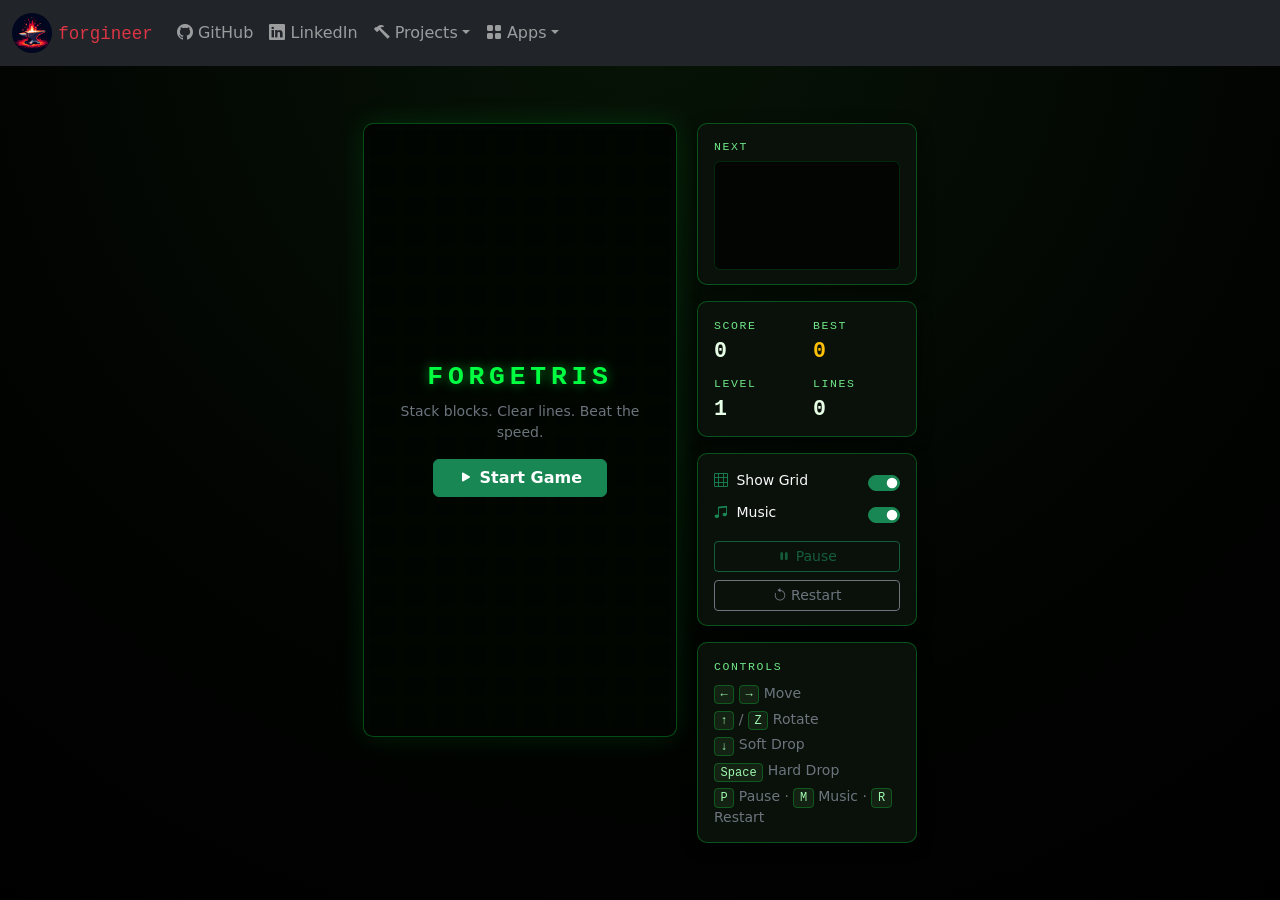
<file: forgetris/index.html>
<!DOCTYPE html>
<html lang="en">
<head>
    <meta charset="UTF-8">
    <meta name="viewport" content="width=device-width, initial-scale=1.0">
    <title>Forgetris | forgineer</title>

    <link rel="apple-touch-icon" sizes="120x120" href="../static/apple-touch-icon.png">
    <link rel="icon" type="image/png" sizes="32x32" href="../static/favicon-32x32.png">
    <link rel="icon" type="image/png" sizes="16x16" href="../static/favicon-16x16.png">
    <link rel="manifest" href="../static/site.webmanifest">
    <link rel="mask-icon" href="../static/safari-pinned-tab.svg" color="#5bbad5">
    <meta name="msapplication-TileColor" content="#00a300">
    <meta name="theme-color" content="#0a0f0a">

    <link rel="stylesheet" href="../static/bootstrap.min.css">
    <link rel="stylesheet" href="../static/bootstrap-icons.min.css">
    <link rel="stylesheet" href="forgetris.css">
    <script src="../static/bootstrap.bundle.min.js" defer></script>
    <script src="audio.js" defer></script>
    <script src="forgetris.js" defer></script>
</head>
<body class="bg-black text-light">
    <nav class="navbar navbar-expand-sm bg-dark navbar-dark">
        <div class="container-fluid">
            <a class="navbar-brand" href="../index.html">
                <img src="../static/forgineer_avatar.png" alt="Avatar Logo" style="width:40px;" class="rounded-pill">
                <code class="text-danger">forgineer</code>
            </a>
            <button class="navbar-toggler" type="button" data-bs-toggle="collapse" data-bs-target="#collapsibleNavbar">
                <span class="navbar-toggler-icon"></span>
            </button>
            <div class="collapse navbar-collapse" id="collapsibleNavbar">
                <ul class="navbar-nav">
                    <li class="nav-item">
                        <a class="nav-link" href="https://github.com/forgineer" title="GitHub"><i class="bi bi-github"></i> GitHub</a>
                    </li>
                    <!--li class="nav-item">
                        <a class="nav-link" href="https://forgineer.blogspot.com/" title="The Forge Notes"><i class="bi bi-journal-bookmark-fill"></i> Blog</a>
                    </li-->
                    <li class="nav-item">
                        <a class="nav-link" href="https://www.linkedin.com/in/blakephillips86/" title="LinkedIn"><i class="bi bi-linkedin"></i> LinkedIn</a>
                    </li>
                    <li class="nav-item dropdown">
                        <a class="nav-link dropdown-toggle" href="#" role="button" data-bs-toggle="dropdown"><i class="bi bi-hammer"></i> Projects</a>
                        <ul class="dropdown-menu dropdown-menu-dark">
                            <li><a class="dropdown-item" href="https://github.com/forgineer/billingplatform-py" title="BillingPlatform Python Lib">billingplatform-py</a></li>
                            <li><a class="dropdown-item" href="https://github.com/forgineer/bootstrap-budget" title="Bootstrap-Budget">bootstrap-budget</a></li>
                            <li><a class="dropdown-item" href="https://github.com/forgineer/duckdb-kettle-plugin" title="DuckDB Plugin for Pentaho Data Integration (Kettle)">duckdb-kettle-plugin</a></li>
                        </ul>
                    </li>
                    <li class="nav-item dropdown">
                        <a class="nav-link dropdown-toggle" href="#" role="button" data-bs-toggle="dropdown"><i class="bi bi-grid-fill"></i> Apps</a>
                        <ul class="dropdown-menu dropdown-menu-dark">
                            <li><a class="dropdown-item" href="index.html" title="Forgetris - Matrix-themed Tetris">Forgetris</a></li>
                            <li><a class="dropdown-item" href="../scat/index.html" title="Scat! - Cozy Retro Cat Care Game">Scat!</a></li>
                        </ul>
                    </li>
                </ul>
            </div>
        </div>
    </nav>

    <main class="container py-3 py-md-4">
        <div class="forgetris-layout mx-auto">
            <!-- Game Board -->
            <section class="board-panel">
                <div class="board-frame">
                    <canvas id="board" width="300" height="600" aria-label="Forgetris game board"></canvas>
                    <div id="overlay" class="board-overlay">
                        <div class="overlay-card text-center">
                            <h1 class="matrix-title mb-2">FORGETRIS</h1>
                            <p id="overlay-subtitle" class="text-secondary small mb-3">
                                Stack blocks. Clear lines. Beat the speed.
                            </p>
                            <div id="final-stats" class="mb-3 d-none">
                                <div class="small text-secondary">FINAL SCORE</div>
                                <div id="final-score" class="fs-3 fw-bold text-success font-monospace">0</div>
                            </div>
                            <button id="start-btn" class="btn btn-success px-4 fw-semibold">
                                <i class="bi bi-play-fill"></i> Start Game
                            </button>
                        </div>
                    </div>
                </div>

                <!-- Touch / On-screen Controls for Mobile -->
                <div class="touch-controls d-md-none mt-3">
                    <div class="d-flex justify-content-center gap-2 mb-2">
                        <button type="button" class="btn btn-outline-success ctrl-btn" data-action="rotate" aria-label="Rotate">
                            <i class="bi bi-arrow-clockwise"></i>
                        </button>
                        <button type="button" class="btn btn-outline-success ctrl-btn" data-action="hardDrop" aria-label="Hard Drop">
                            <i class="bi bi-chevron-double-down"></i>
                        </button>
                    </div>
                    <div class="d-flex justify-content-center gap-2">
                        <button type="button" class="btn btn-outline-success ctrl-btn" data-action="left" aria-label="Move Left">
                            <i class="bi bi-arrow-left"></i>
                        </button>
                        <button type="button" class="btn btn-outline-success ctrl-btn" data-action="down" aria-label="Soft Drop">
                            <i class="bi bi-arrow-down"></i>
                        </button>
                        <button type="button" class="btn btn-outline-success ctrl-btn" data-action="right" aria-label="Move Right">
                            <i class="bi bi-arrow-right"></i>
                        </button>
                    </div>
                </div>
            </section>

            <!-- HUD / Sidebar -->
            <aside class="hud-panel">
                <div class="hud-card mb-3">
                    <div class="hud-label">NEXT</div>
                    <div class="next-wrap">
                        <canvas id="next-canvas" width="120" height="96" aria-label="Next piece preview"></canvas>
                    </div>
                </div>

                <div class="hud-card mb-3">
                    <div class="stat-grid">
                        <div>
                            <div class="hud-label">SCORE</div>
                            <div id="score" class="stat-value">0</div>
                        </div>
                        <div>
                            <div class="hud-label">BEST</div>
                            <div id="high-score" class="stat-value text-warning">0</div>
                        </div>
                        <div>
                            <div class="hud-label">LEVEL</div>
                            <div id="level" class="stat-value">1</div>
                        </div>
                        <div>
                            <div class="hud-label">LINES</div>
                            <div id="lines" class="stat-value">0</div>
                        </div>
                    </div>
                </div>

                <div class="hud-card mb-3">
                    <div class="form-check form-switch d-flex align-items-center justify-content-between ps-0 mb-2">
                        <label class="form-check-label small" for="grid-toggle">
                            <i class="bi bi-grid-3x3 text-success me-1"></i> Show Grid
                        </label>
                        <input class="form-check-input ms-2" type="checkbox" role="switch" id="grid-toggle" checked>
                    </div>
                    <div class="form-check form-switch d-flex align-items-center justify-content-between ps-0 mb-3">
                        <label class="form-check-label small" for="music-toggle">
                            <i class="bi bi-music-note-beamed text-success me-1"></i> Music
                        </label>
                        <input class="form-check-input ms-2" type="checkbox" role="switch" id="music-toggle" checked>
                    </div>
                    <div class="d-grid gap-2">
                        <button id="pause-btn" class="btn btn-outline-success btn-sm" disabled>
                            <i class="bi bi-pause-fill"></i> Pause
                        </button>
                        <button id="restart-btn" class="btn btn-outline-secondary btn-sm">
                            <i class="bi bi-arrow-counterclockwise"></i> Restart
                        </button>
                    </div>
                </div>

                <div class="hud-card controls-card">
                    <div class="hud-label mb-2">CONTROLS</div>
                    <ul class="list-unstyled small mb-0 text-secondary">
                        <li><kbd>&larr;</kbd> <kbd>&rarr;</kbd> Move</li>
                        <li><kbd>&uarr;</kbd> / <kbd>Z</kbd> Rotate</li>
                        <li><kbd>&darr;</kbd> Soft Drop</li>
                        <li><kbd>Space</kbd> Hard Drop</li>
                        <li><kbd>P</kbd> Pause &middot; <kbd>M</kbd> Music &middot; <kbd>R</kbd> Restart</li>
                    </ul>
                </div>
            </aside>
        </div>
    </main>
</body>
</html>
</file>
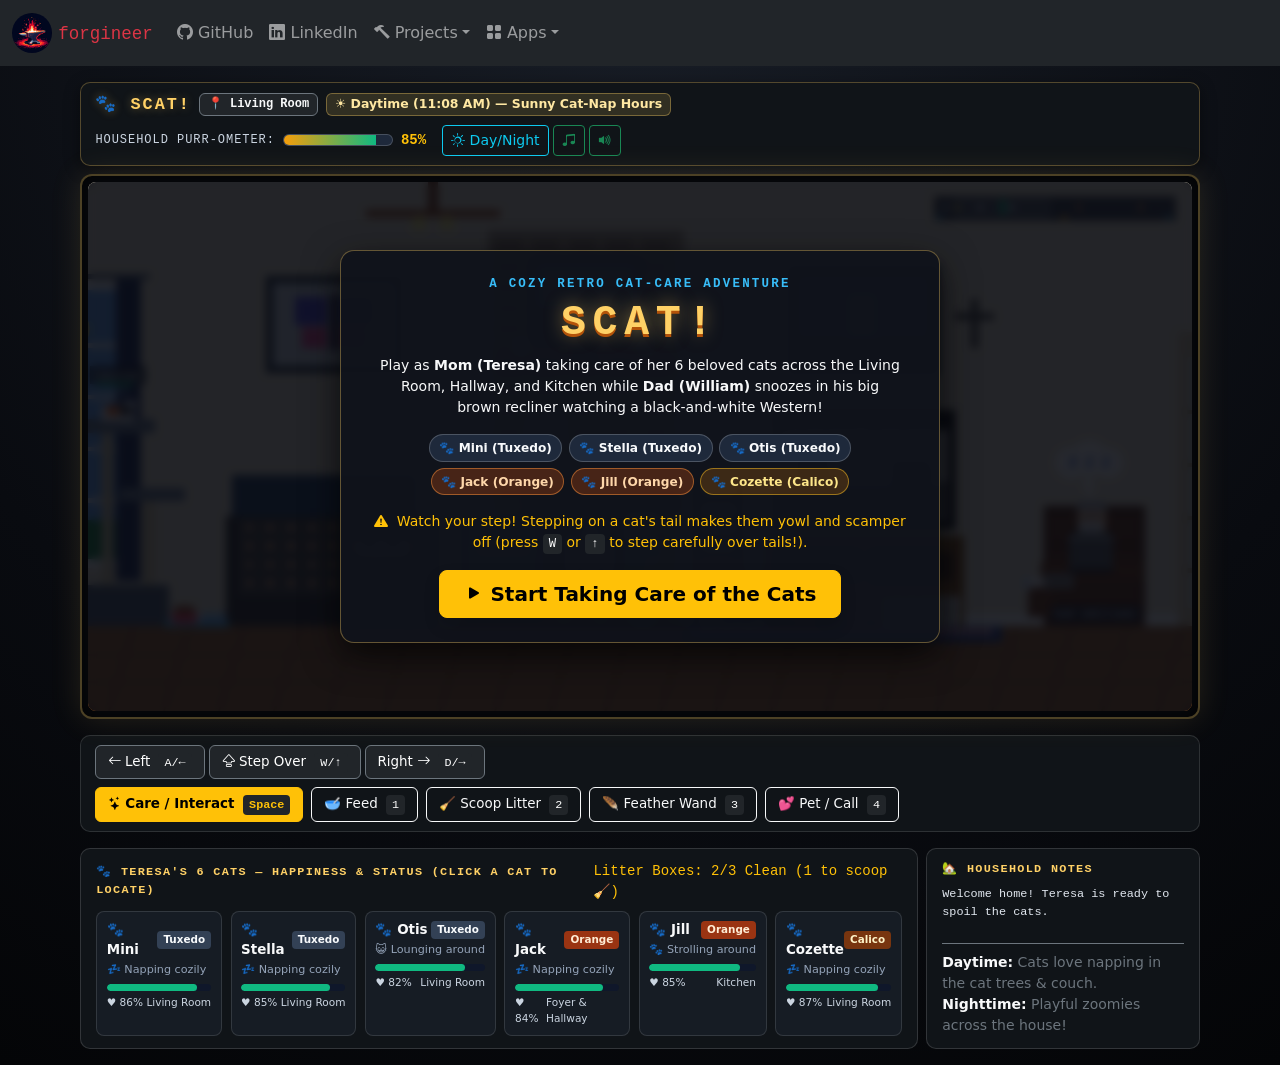
<file: scat/index.html>
<!DOCTYPE html>
<html lang="en">
<head>
    <meta charset="UTF-8">
    <meta name="viewport" content="width=device-width, initial-scale=1.0">
    <title>Scat! | forgineer</title>

    <link rel="apple-touch-icon" sizes="120x120" href="../static/apple-touch-icon.png">
    <link rel="icon" type="image/png" sizes="32x32" href="../static/favicon-32x32.png">
    <link rel="icon" type="image/png" sizes="16x16" href="../static/favicon-16x16.png">
    <link rel="manifest" href="../static/site.webmanifest">
    <link rel="mask-icon" href="../static/safari-pinned-tab.svg" color="#5bbad5">
    <meta name="msapplication-TileColor" content="#00a300">
    <meta name="theme-color" content="#0a0f0a">

    <link rel="stylesheet" href="../static/bootstrap.min.css">
    <link rel="stylesheet" href="../static/bootstrap-icons.min.css">
    <link rel="stylesheet" href="scat.css">
    <script src="../static/bootstrap.bundle.min.js" defer></script>
    <script src="audio.js" defer></script>
    <script src="scat.js" defer></script>
</head>
<body class="bg-black text-light">
    <nav class="navbar navbar-expand-sm bg-dark navbar-dark">
        <div class="container-fluid">
            <a class="navbar-brand" href="../index.html">
                <img src="../static/forgineer_avatar.png" alt="Avatar Logo" style="width:40px;" class="rounded-pill">
                <code class="text-danger">forgineer</code>
            </a>
            <button class="navbar-toggler" type="button" data-bs-toggle="collapse" data-bs-target="#collapsibleNavbar">
                <span class="navbar-toggler-icon"></span>
            </button>
            <div class="collapse navbar-collapse" id="collapsibleNavbar">
                <ul class="navbar-nav">
                    <li class="nav-item">
                        <a class="nav-link" href="https://github.com/forgineer" title="GitHub"><i class="bi bi-github"></i> GitHub</a>
                    </li>
                    <!--li class="nav-item">
                        <a class="nav-link" href="https://forgineer.blogspot.com/" title="The Forge Notes"><i class="bi bi-journal-bookmark-fill"></i> Blog</a>
                    </li-->
                    <li class="nav-item">
                        <a class="nav-link" href="https://www.linkedin.com/in/blakephillips86/" title="LinkedIn"><i class="bi bi-linkedin"></i> LinkedIn</a>
                    </li>
                    <li class="nav-item dropdown">
                        <a class="nav-link dropdown-toggle" href="#" role="button" data-bs-toggle="dropdown"><i class="bi bi-hammer"></i> Projects</a>
                        <ul class="dropdown-menu dropdown-menu-dark">
                            <li><a class="dropdown-item" href="https://github.com/forgineer/billingplatform-py" title="BillingPlatform Python Lib">billingplatform-py</a></li>
                            <li><a class="dropdown-item" href="https://github.com/forgineer/bootstrap-budget" title="Bootstrap-Budget">bootstrap-budget</a></li>
                            <li><a class="dropdown-item" href="https://github.com/forgineer/duckdb-kettle-plugin" title="DuckDB Plugin for Pentaho Data Integration (Kettle)">duckdb-kettle-plugin</a></li>
                        </ul>
                    </li>
                    <li class="nav-item dropdown">
                        <a class="nav-link dropdown-toggle" href="#" role="button" data-bs-toggle="dropdown"><i class="bi bi-grid-fill"></i> Apps</a>
                        <ul class="dropdown-menu dropdown-menu-dark">
                            <li><a class="dropdown-item" href="../forgetris/index.html" title="Forgetris - Matrix-themed Tetris">Forgetris</a></li>
                            <li><a class="dropdown-item active" href="index.html" title="Scat! - Cozy Retro Cat Care Game">Scat!</a></li>
                        </ul>
                    </li>
                </ul>
            </div>
        </div>
    </nav>

    <main class="container-fluid px-2 px-md-4 py-3">
        <div class="scat-container mx-auto">
            <!-- Top Status Bar -->
            <div class="hud-top-bar mb-2">
                <div class="d-flex flex-wrap align-items-center justify-content-between gap-2">
                    <div class="d-flex align-items-center gap-2">
                        <span class="scat-logo-badge">🐾 SCAT!</span>
                        <span id="room-indicator" class="badge bg-dark border border-secondary text-light font-monospace">
                            Living Room
                        </span>
                        <span id="time-indicator" class="badge time-badge">
                            ☀️ Daytime (11:00 AM) — Cat Nap Hours
                        </span>
                    </div>

                    <div class="d-flex align-items-center gap-3 flex-wrap">
                        <div class="d-flex align-items-center gap-2">
                            <span class="hud-label mb-0">HOUSEHOLD PURR-OMETER:</span>
                            <div class="overall-meter-wrap">
                                <div id="overall-happiness-bar" class="overall-meter-fill" style="width: 85%;"></div>
                            </div>
                            <span id="overall-happiness-val" class="small fw-bold font-monospace text-warning">85%</span>
                        </div>

                        <div class="d-flex align-items-center gap-1">
                            <button id="toggle-time-btn" class="btn btn-sm btn-outline-info" title="Advance Day / Sunset / Night">
                                <i class="bi bi-brightness-high"></i> Day/Night
                            </button>
                            <button id="music-btn" class="btn btn-sm btn-outline-success" title="Toggle Cozy Music">
                                <i class="bi bi-music-note-beamed"></i>
                            </button>
                            <button id="sfx-btn" class="btn btn-sm btn-outline-success" title="Toggle Sound Effects">
                                <i class="bi bi-volume-up-fill"></i>
                            </button>
                        </div>
                    </div>
                </div>
            </div>

            <!-- Main Game Viewport -->
            <div class="viewport-frame mb-3">
                <canvas id="game-canvas" width="960" height="460" aria-label="Scat! Side-scrolling retro cat care game"></canvas>

                <!-- Title / Welcome Overlay -->
                <div id="title-overlay" class="game-overlay">
                    <div class="overlay-card text-center">
                        <div class="retro-subtitle mb-1">A COZY RETRO CAT-CARE ADVENTURE</div>
                        <h1 class="scat-title mb-2">SCAT!</h1>
                        <p class="text-light small mb-3 mx-auto" style="max-width: 520px;">
                            Play as <strong>Mom (Teresa)</strong> taking care of her 6 beloved cats across the Living Room, Hallway, and Kitchen while <strong>Dad (William)</strong> snoozes in his big brown recliner watching a black-and-white Western!
                        </p>
                        <div class="cat-roster-preview mb-3">
                            <span class="cat-pill tux">🐾 Mini (Tuxedo)</span>
                            <span class="cat-pill tux">🐾 Stella (Tuxedo)</span>
                            <span class="cat-pill tux">🐾 Otis (Tuxedo)</span>
                            <span class="cat-pill orange">🐾 Jack (Orange)</span>
                            <span class="cat-pill orange">🐾 Jill (Orange)</span>
                            <span class="cat-pill calico">🐾 Cozette (Calico)</span>
                        </div>
                        <p class="text-warning small mb-3">
                            <i class="bi bi-exclamation-triangle-fill me-1"></i>
                            Watch your step! Stepping on a cat's tail makes them yowl and scamper off (press <kbd>W</kbd> or <kbd>&uarr;</kbd> to step carefully over tails!).
                        </p>
                        <button id="start-game-btn" class="btn btn-warning btn-lg px-4 fw-bold shadow">
                            <i class="bi bi-play-fill"></i> Start Taking Care of the Cats
                        </button>
                    </div>
                </div>
            </div>

            <!-- Action Controls Bar (Works for Desktop & Mobile Touch) -->
            <div class="controls-bar mb-3">
                <div class="d-flex flex-wrap align-items-center justify-content-between gap-2">
                    <!-- Movement Controls -->
                    <div class="d-flex align-items-center gap-1">
                        <button type="button" class="btn btn-dark border-secondary move-btn" id="btn-left" aria-label="Walk Left">
                            <i class="bi bi-arrow-left"></i> <span class="d-none d-sm-inline">Left</span> <kbd class="d-none d-md-inline ms-1">A/&larr;</kbd>
                        </button>
                        <button type="button" class="btn btn-dark border-secondary move-btn" id="btn-hop" aria-label="Step Over Tail">
                            <i class="bi bi-capslock"></i> <span class="d-none d-sm-inline">Step Over</span> <kbd class="d-none d-md-inline ms-1">W/&uarr;</kbd>
                        </button>
                        <button type="button" class="btn btn-dark border-secondary move-btn" id="btn-right" aria-label="Walk Right">
                            <span class="d-none d-sm-inline">Right</span> <i class="bi bi-arrow-right"></i> <kbd class="d-none d-md-inline ms-1">D/&rarr;</kbd>
                        </button>
                    </div>

                    <!-- Care Actions -->
                    <div class="d-flex flex-wrap align-items-center gap-2">
                        <button type="button" class="btn btn-warning fw-semibold action-btn" id="btn-smart" title="Smart Care Action near bowls, litter boxes, or cats">
                            <i class="bi bi-stars"></i> Care / Interact <kbd class="ms-1 bg-dark text-warning">Space</kbd>
                        </button>
                        <button type="button" class="btn btn-outline-light action-btn" id="btn-feed" title="Pour Kibble & Treats">
                            🥣 Feed <kbd class="ms-1">1</kbd>
                        </button>
                        <button type="button" class="btn btn-outline-light action-btn" id="btn-scoop" title="Scoop Nearby Litter Box">
                            🧹 Scoop Litter <kbd class="ms-1">2</kbd>
                        </button>
                        <button type="button" class="btn btn-outline-light action-btn" id="btn-play" title="Wave Feather Wand Toy">
                            🪶 Feather Wand <kbd class="ms-1">3</kbd>
                        </button>
                        <button type="button" class="btn btn-outline-light action-btn" id="btn-pet" title="Pet & Cuddle Nearby Cat">
                            💕 Pet / Call <kbd class="ms-1">4</kbd>
                        </button>
                    </div>
                </div>
            </div>

            <!-- 6 Cats Happiness Dashboard + House Status -->
            <div class="row g-2">
                <div class="col-12 col-lg-9">
                    <div class="hud-panel-card">
                        <div class="d-flex align-items-center justify-content-between mb-2">
                            <span class="hud-section-title">🐾 TERESA'S 6 CATS — HAPPINESS &amp; STATUS (CLICK A CAT TO LOCATE)</span>
                            <span id="litter-summary" class="small font-monospace text-info">Litter Boxes: 3/3 Clean ✨</span>
                        </div>
                        <div id="cats-hud-grid" class="cats-grid">
                            <!-- Populated dynamically by scat.js -->
                        </div>
                    </div>
                </div>
                <div class="col-12 col-lg-3">
                    <div class="hud-panel-card h-100 d-flex flex-column justify-content-between">
                        <div>
                            <div class="hud-section-title mb-2">🏡 HOUSEHOLD NOTES</div>
                            <div id="activity-log" class="activity-log small">
                                <div>Welcome home! Teresa is ready to spoil the cats.</div>
                            </div>
                        </div>
                        <div class="mt-2 pt-2 border-top border-secondary small text-secondary">
                            <div><strong class="text-light">Daytime:</strong> Cats love napping in the cat trees &amp; couch.</div>
                            <div><strong class="text-light">Nighttime:</strong> Playful zoomies across the house!</div>
                        </div>
                    </div>
                </div>
            </div>
        </div>
    </main>
</body>
</html>
</file>
<file: forgetris/forgetris.css>
:root {
    --matrix-green: #00ff41;
    --matrix-dim: rgba(0, 255, 65, 0.22);
    --panel-bg: #0a100a;
    --panel-border: rgba(0, 255, 65, 0.28);
}

body {
    display: flex;
    flex-direction: column;
    min-height: 100vh;
    background: radial-gradient(circle at top, #071407 0%, #020402 60%, #000 100%);
    font-family: system-ui, -apple-system, "Segoe UI", Roboto, sans-serif;
}

main {
    flex: 1;
    display: flex;
    align-items: center;
    justify-content: center;
}

.forgetris-layout {
    display: flex;
    flex-direction: column;
    align-items: center;
    justify-content: center;
    gap: 1.25rem;
    max-width: 680px;
}

@media (min-width: 768px) {
    .forgetris-layout {
        flex-direction: row;
        align-items: flex-start;
    }
}

.board-panel {
    display: flex;
    flex-direction: column;
    align-items: center;
}

.board-frame {
    position: relative;
    padding: 6px;
    background: #040804;
    border: 1px solid var(--panel-border);
    border-radius: 10px;
    box-shadow: 0 0 28px rgba(0, 255, 65, 0.12), inset 0 0 18px rgba(0, 0, 0, 0.85);
}

#board {
    display: block;
    background: #020502;
    border-radius: 4px;
    max-width: 100%;
    height: auto;
}

.board-overlay {
    position: absolute;
    inset: 6px;
    background: rgba(2, 6, 2, 0.84);
    backdrop-filter: blur(3px);
    border-radius: 4px;
    display: flex;
    align-items: center;
    justify-content: center;
    padding: 1.5rem;
    z-index: 2;
}

.board-overlay.hidden {
    display: none;
}

.matrix-title {
    font-family: "Courier New", Courier, monospace;
    font-weight: 800;
    letter-spacing: 0.18em;
    color: var(--matrix-green);
    text-shadow: 0 0 12px rgba(0, 255, 65, 0.55);
    font-size: 1.65rem;
}

.hud-panel {
    width: 100%;
    max-width: 312px;
}

@media (min-width: 768px) {
    .hud-panel {
        width: 220px;
    }
}

.hud-card {
    background: var(--panel-bg);
    border: 1px solid var(--panel-border);
    border-radius: 10px;
    padding: 0.9rem 1rem;
    box-shadow: 0 4px 16px rgba(0, 0, 0, 0.45);
}

.hud-label {
    font-family: "Courier New", Courier, monospace;
    font-size: 0.72rem;
    letter-spacing: 0.14em;
    color: #6ee787;
    margin-bottom: 0.35rem;
}

.next-wrap {
    display: flex;
    justify-content: center;
    align-items: center;
    background: #020502;
    border: 1px solid rgba(0, 255, 65, 0.14);
    border-radius: 6px;
    padding: 0.35rem;
}

.stat-grid {
    display: grid;
    grid-template-columns: 1fr 1fr;
    gap: 0.75rem;
}

.stat-value {
    font-family: "Courier New", Courier, monospace;
    font-size: 1.35rem;
    font-weight: 700;
    color: #e6ffe6;
    line-height: 1.1;
}

.form-check-input:checked {
    background-color: #198754;
    border-color: #198754;
}

.controls-card kbd {
    background: #142214;
    border: 1px solid rgba(0, 255, 65, 0.25);
    color: #9ff7b0;
    padding: 0.1rem 0.35rem;
    font-size: 0.75rem;
}

.controls-card li + li {
    margin-top: 0.3rem;
}

.ctrl-btn {
    width: 56px;
    height: 46px;
    font-size: 1.2rem;
}
</file>
<file: scat/scat.css>
:root {
    --scat-gold: #ffd166;
    --scat-warm: #f4a261;
    --scat-green: #06d6a0;
    --panel-bg: #101418;
    --panel-border: rgba(255, 209, 102, 0.28);
}

body {
    display: flex;
    flex-direction: column;
    min-height: 100vh;
    background: radial-gradient(circle at top, #181d26 0%, #090b10 65%, #040507 100%);
    font-family: system-ui, -apple-system, "Segoe UI", Roboto, sans-serif;
    user-select: none;
}

.scat-container {
    max-width: 1120px;
}

.hud-top-bar {
    background: var(--panel-bg);
    border: 1px solid var(--panel-border);
    border-radius: 10px;
    padding: 0.55rem 0.9rem;
    box-shadow: 0 4px 16px rgba(0, 0, 0, 0.45);
}

.scat-logo-badge {
    font-family: "Courier New", Courier, monospace;
    font-weight: 800;
    font-size: 1.05rem;
    letter-spacing: 0.12em;
    color: var(--scat-gold);
    text-shadow: 0 0 10px rgba(255, 209, 102, 0.4);
}

.time-badge {
    background: rgba(255, 209, 102, 0.14);
    border: 1px solid rgba(255, 209, 102, 0.35);
    color: #ffe8a3;
    font-weight: 600;
    font-size: 0.78rem;
}

.time-badge.night {
    background: rgba(99, 102, 241, 0.22);
    border-color: rgba(129, 140, 248, 0.45);
    color: #c7d2fe;
}

.hud-label {
    font-family: "Courier New", Courier, monospace;
    font-size: 0.75rem;
    letter-spacing: 0.08em;
    color: #cbd5e1;
}

.overall-meter-wrap {
    width: 110px;
    height: 12px;
    background: #1e293b;
    border-radius: 999px;
    overflow: hidden;
    border: 1px solid rgba(255, 255, 255, 0.18);
}

.overall-meter-fill {
    height: 100%;
    background: linear-gradient(90deg, #f59e0b, #10b981);
    transition: width 0.25s ease;
}

/* Main Game Canvas Frame */
.viewport-frame {
    position: relative;
    background: #07090d;
    border: 2px solid var(--panel-border);
    border-radius: 12px;
    padding: 6px;
    box-shadow: 0 0 32px rgba(255, 209, 102, 0.12), inset 0 0 20px rgba(0, 0, 0, 0.85);
}

#game-canvas {
    display: block;
    width: 100%;
    height: auto;
    border-radius: 8px;
    image-rendering: pixelated;
    image-rendering: crisp-edges;
    cursor: pointer;
}

.game-overlay {
    position: absolute;
    inset: 6px;
    background: rgba(8, 11, 18, 0.88);
    backdrop-filter: blur(4px);
    border-radius: 8px;
    display: flex;
    align-items: center;
    justify-content: center;
    padding: 1.5rem;
    z-index: 10;
}

.game-overlay.hidden {
    display: none;
}

.overlay-card {
    max-width: 600px;
    background: rgba(16, 20, 28, 0.95);
    border: 1px solid rgba(255, 209, 102, 0.35);
    border-radius: 14px;
    padding: 1.5rem;
    box-shadow: 0 12px 36px rgba(0, 0, 0, 0.7);
}

.retro-subtitle {
    font-family: "Courier New", Courier, monospace;
    font-size: 0.78rem;
    letter-spacing: 0.18em;
    color: #38bdf8;
    font-weight: 700;
}

.scat-title {
    font-family: "Courier New", Courier, monospace;
    font-weight: 900;
    font-size: 2.6rem;
    letter-spacing: 0.16em;
    color: var(--scat-gold);
    text-shadow: 0 3px 0 #b45309, 0 0 18px rgba(255, 209, 102, 0.55);
}

.cat-roster-preview {
    display: flex;
    flex-wrap: wrap;
    justify-content: center;
    gap: 0.4rem;
}

.cat-pill {
    font-size: 0.76rem;
    padding: 0.22rem 0.6rem;
    border-radius: 999px;
    font-weight: 600;
    border: 1px solid rgba(255, 255, 255, 0.2);
}

.cat-pill.tux {
    background: #1e293b;
    color: #f8fafc;
}

.cat-pill.orange {
    background: rgba(234, 88, 12, 0.25);
    border-color: rgba(251, 146, 60, 0.5);
    color: #fed7aa;
}

.cat-pill.calico {
    background: rgba(217, 119, 6, 0.22);
    border-color: rgba(251, 191, 36, 0.5);
    color: #fde68a;
}

/* Controls Bar */
.controls-bar {
    background: var(--panel-bg);
    border: 1px solid rgba(255, 255, 255, 0.12);
    border-radius: 10px;
    padding: 0.55rem 0.85rem;
}

.move-btn, .action-btn {
    font-size: 0.84rem;
}

.move-btn:active, .move-btn.active-press {
    background-color: #334155 !important;
    border-color: var(--scat-gold) !important;
}

/* Cats HUD Grid */
.hud-panel-card {
    background: var(--panel-bg);
    border: 1px solid rgba(255, 255, 255, 0.14);
    border-radius: 10px;
    padding: 0.75rem 0.95rem;
}

.hud-section-title {
    font-family: "Courier New", Courier, monospace;
    font-size: 0.74rem;
    font-weight: 700;
    letter-spacing: 0.11em;
    color: var(--scat-gold);
}

.cats-grid {
    display: grid;
    grid-template-columns: repeat(2, 1fr);
    gap: 0.55rem;
}

@media (min-width: 768px) {
    .cats-grid {
        grid-template-columns: repeat(3, 1fr);
    }
}

@media (min-width: 992px) {
    .cats-grid {
        grid-template-columns: repeat(6, 1fr);
    }
}

.cat-card {
    background: #161c24;
    border: 1px solid rgba(255, 255, 255, 0.12);
    border-radius: 8px;
    padding: 0.5rem 0.6rem;
    cursor: pointer;
    transition: transform 0.15s ease, border-color 0.15s ease;
}

.cat-card:hover {
    transform: translateY(-2px);
    border-color: var(--scat-gold);
}

.cat-card.startled {
    border-color: #ef4444;
    background: rgba(127, 29, 29, 0.28);
}

.cat-name-row {
    display: flex;
    align-items: center;
    justify-content: space-between;
    font-weight: 700;
    font-size: 0.84rem;
    margin-bottom: 0.15rem;
}

.cat-coat-tag {
    font-size: 0.65rem;
    padding: 0.08rem 0.38rem;
    border-radius: 4px;
    font-weight: 600;
}

.cat-state-text {
    font-size: 0.7rem;
    color: #94a3b8;
    white-space: nowrap;
    overflow: hidden;
    text-overflow: ellipsis;
    margin-bottom: 0.3rem;
}

.cat-meter-bg {
    width: 100%;
    height: 7px;
    background: #0f172a;
    border-radius: 999px;
    overflow: hidden;
    margin-bottom: 0.25rem;
}

.cat-meter-bar {
    height: 100%;
    border-radius: 999px;
    transition: width 0.25s ease;
}

.cat-substats {
    display: flex;
    justify-content: space-between;
    font-size: 0.66rem;
    color: #cbd5e1;
}

.activity-log {
    max-height: 112px;
    overflow-y: auto;
    font-family: "Courier New", Courier, monospace;
    font-size: 0.74rem;
    color: #e2e8f0;
    display: flex;
    flex-direction: column;
    gap: 0.25rem;
}

.activity-log .log-entry {
    padding: 0.15rem 0;
    border-bottom: 1px dashed rgba(255, 255, 255, 0.08);
}
</file>
